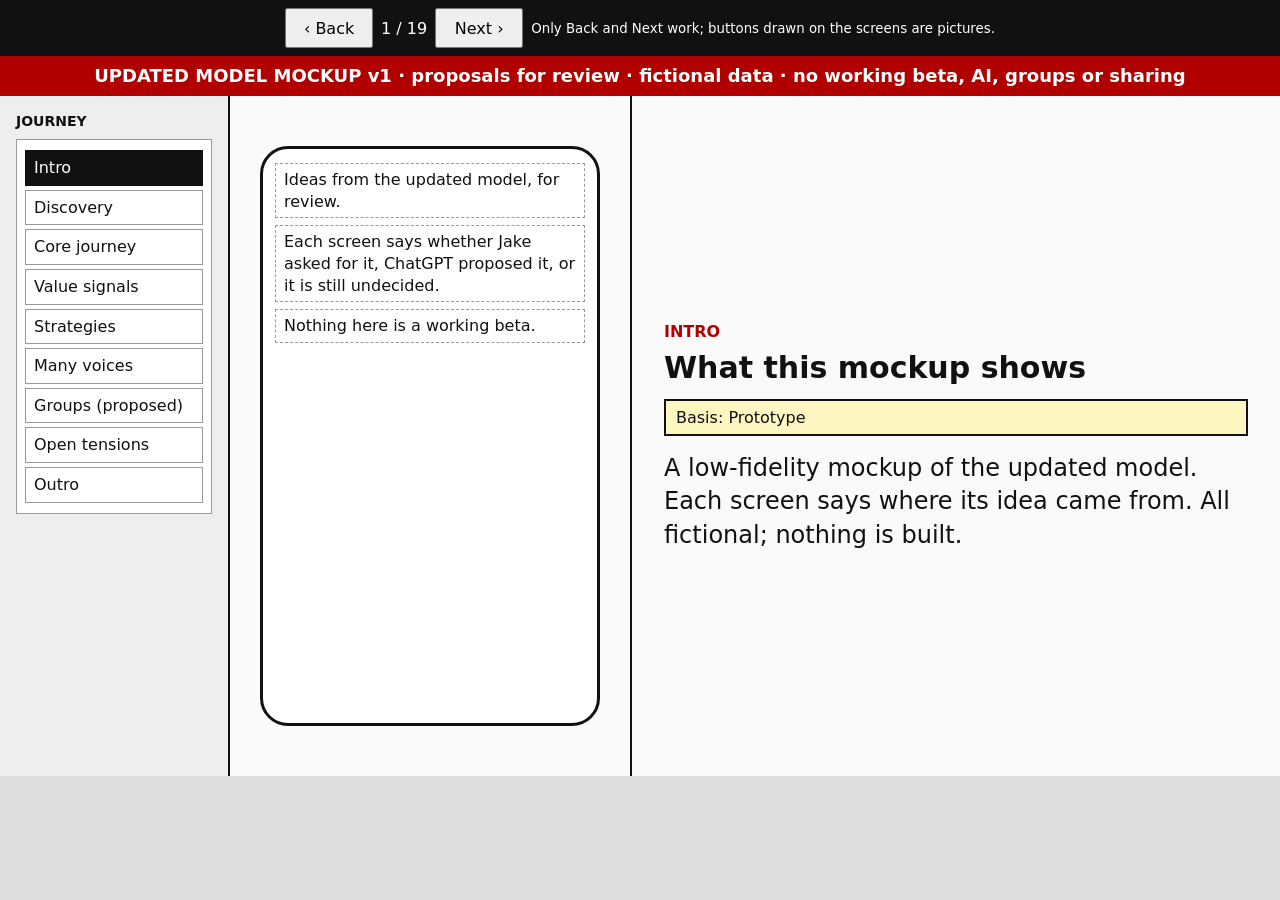
<file: workspace/04_Interactive_Mockups/_unpacked/reflecting-minds-updated-model-v1/index.html>
<!doctype html>
<html lang="en">
<head>
<meta charset="utf-8">
<meta name="viewport" content="width=device-width, initial-scale=1">
<title>Updated model mockup v1 – tap through</title>
<style>
body { margin: 0; font: 16px system-ui, sans-serif; background: #ddd; }
.bar { display: flex; gap: 8px; align-items: center; justify-content: center; padding: 8px; background: #111; color: #fff; }
.bar button { font: inherit; min-width: 88px; min-height: 40px; }
iframe { display: block; margin: 0 auto; width: 1280px; height: 720px; border: 0; background: #fff; max-width: 100%; }
</style>
</head>
<body>
<div class="bar"><button id="prev">‹ Back</button><span id="n"></span><button id="next">Next ›</button><small>Only Back and Next work; buttons drawn on the screens are pictures.</small></div>
<iframe id="f" src="frames.html" title="Mockup screen"></iframe>
<script>
// Tap-through viewer over the same frames the video uses. Needs a local server so fetch can read storyboard.json.
let i = 0, frames = [];
const f = document.getElementById('f');
const show = () => { f.contentWindow.render(frames, i); document.getElementById('n').textContent = `${i + 1} / ${frames.length}`; };
document.getElementById('prev').onclick = () => { if (i > 0) { i--; show(); } };
document.getElementById('next').onclick = () => { if (i < frames.length - 1) { i++; show(); } };
document.addEventListener('keydown', e => { if (e.key === 'ArrowLeft') document.getElementById('prev').click(); if (e.key === 'ArrowRight') document.getElementById('next').click(); });
f.onload = () => fetch('storyboard.json').then(r => r.json()).then(d => { frames = d; show(); });
</script>
</body>
</html>
</file>
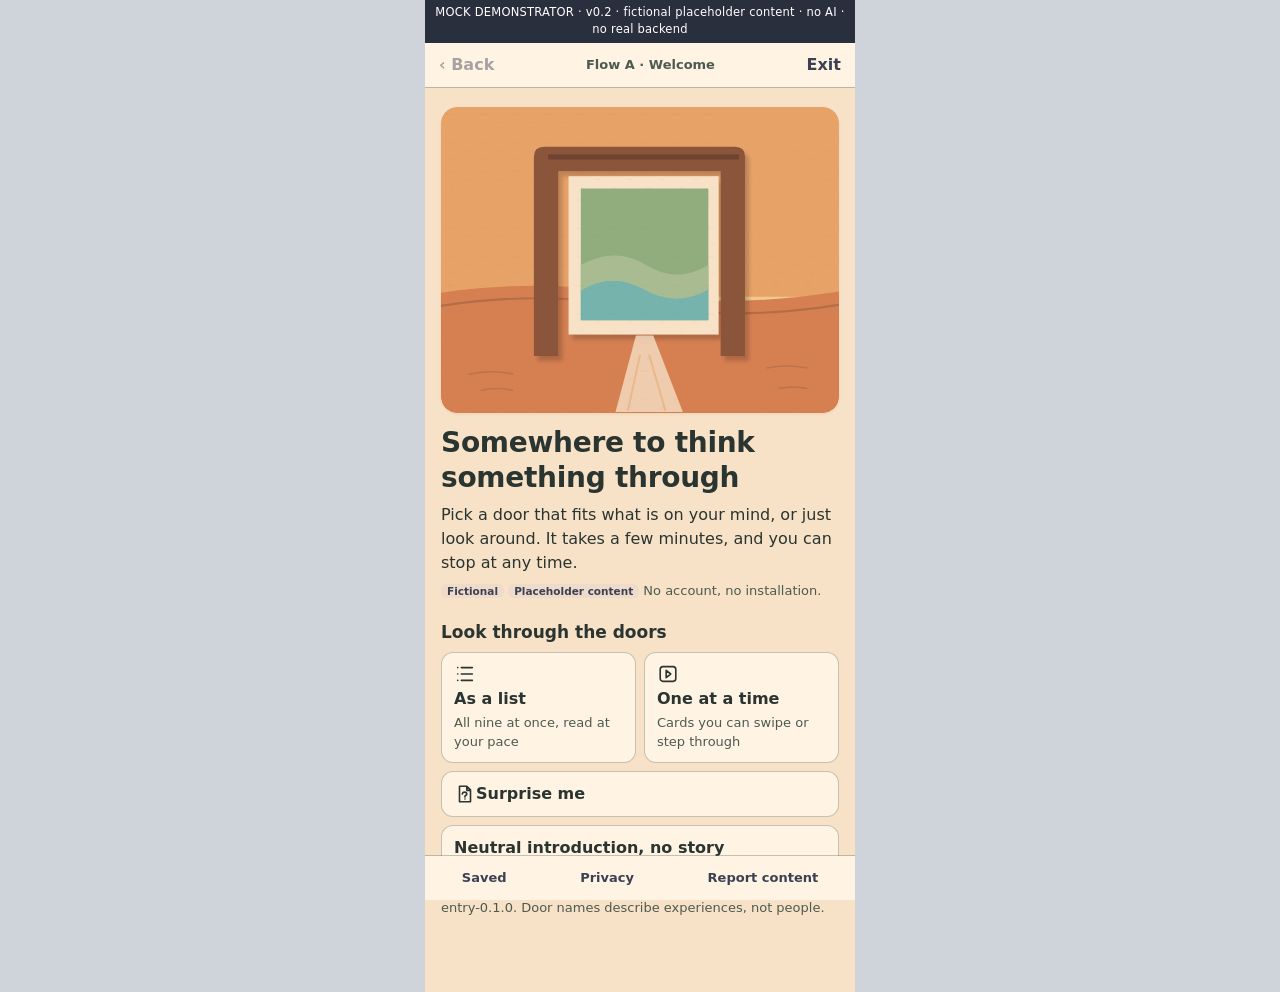
<file: workspace/04_Interactive_Mockups/_unpacked/reflecting-minds-entry-flow-34326f8/app/index.html>
<!doctype html>
<html lang="en">
<head>
<meta charset="utf-8">
<meta name="viewport" content="width=device-width, initial-scale=1">
<title>Reflecting Minds – entry-flow mockup</title>
<link rel="stylesheet" href="assets/rma/tokens/entry-room/v0.1.0/tokens.css">
<link rel="stylesheet" href="style.css">
</head>
<body>
<div class="phone">
  <div class="sticky">
  <div class="mock-banner" role="note">MOCK DEMONSTRATOR · v0.2 · fictional placeholder content · no AI · no real backend</div>
  <header class="topbar">
    <button id="back" class="link" aria-label="Back">‹ Back</button>
    <span id="where" class="where"></span>
    <button id="exit" class="link" aria-label="Exit">Exit</button>
  </header>
  </div>
  <nav id="progress" class="progress" aria-label="Stage"></nav>
  <main id="screen" tabindex="-1"></main>
  <footer class="footer">
    <button class="link" data-go="saved">Saved</button>
    <button class="link" data-go="privacyInfo">Privacy</button>
    <button class="link" data-go="report">Report content</button>
  </footer>
</div>
<div id="sheet" class="sheet" hidden></div>
<script src="content.js"></script>
<script src="assets/sprite.js"></script>
<script src="assets/plates.js"></script>
<script src="art.js"></script>
<script src="app.js"></script>
</body>
</html>
</file>
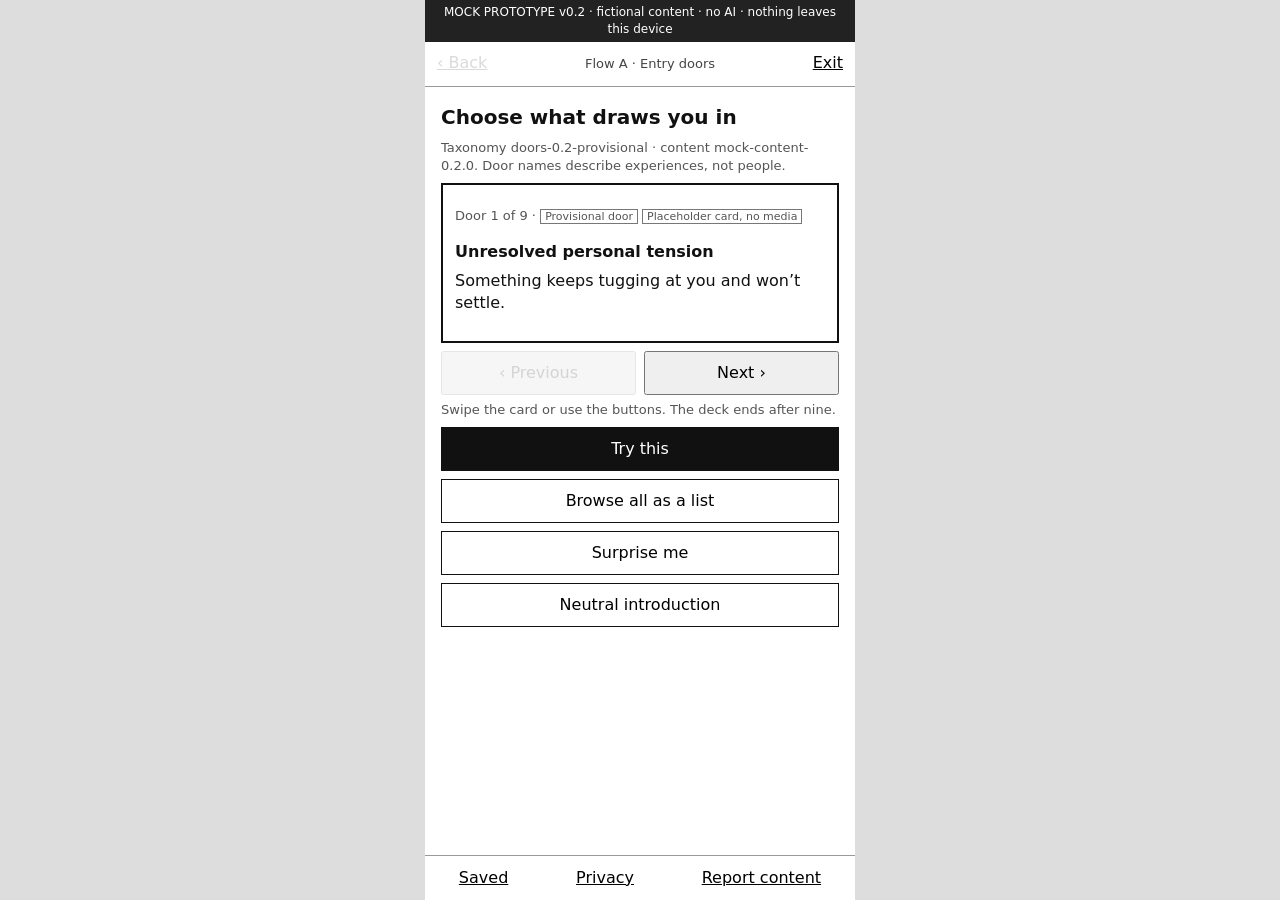
<file: workspace/04_Interactive_Mockups/_unpacked/reflecting-minds-v02-viewer/app/index.html>
<!doctype html>
<html lang="en">
<head>
<meta charset="utf-8">
<meta name="viewport" content="width=device-width, initial-scale=1">
<title>Reflecting Minds v0.2 – wireframe mockup</title>
<link rel="stylesheet" href="style.css">
</head>
<body>
<div class="phone">
  <div class="sticky">
  <div class="mock-banner" role="note">MOCK PROTOTYPE v0.2 · fictional content · no AI · nothing leaves this device</div>
  <header class="topbar">
    <button id="back" class="link" aria-label="Back">‹ Back</button>
    <span id="where" class="where"></span>
    <button id="exit" class="link" aria-label="Exit">Exit</button>
  </header>
  </div>
  <nav id="progress" class="progress" aria-label="Stages: open any"></nav>
  <main id="screen" tabindex="-1"></main>
  <footer class="footer">
    <button class="link" data-go="saved">Saved</button>
    <button class="link" data-go="privacyInfo">Privacy</button>
    <button class="link" data-go="report">Report content</button>
  </footer>
</div>
<div id="sheet" class="sheet" hidden></div>
<script src="content.js"></script>
<script src="app.js"></script>
</body>
</html>
</file>
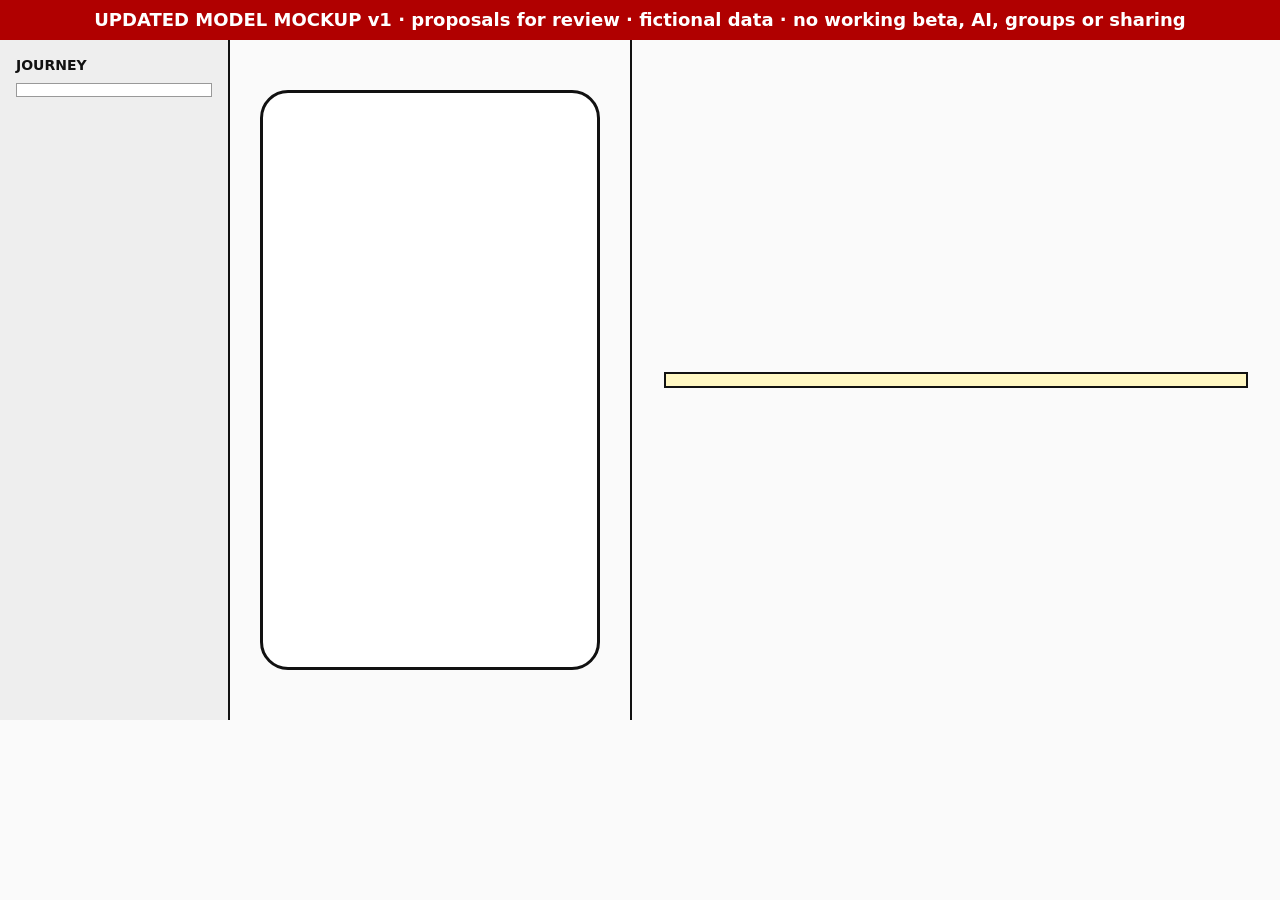
<file: workspace/04_Interactive_Mockups/_unpacked/reflecting-minds-updated-model-v1/frames.html>
<!doctype html>
<html lang="en">
<head>
<meta charset="utf-8">
<title>Updated model mockup v1 – frame</title>
<style>
* { box-sizing: border-box; }
body { margin: 0; width: 1280px; height: 720px; font: 20px/1.35 system-ui, sans-serif; background: #fafafa; color: #111; overflow: hidden; display: flex; flex-direction: column; }
.label { background: #b00000; color: #fff; font-weight: bold; text-align: center; padding: 8px; font-size: 18px; }
.wrap { flex: 1; display: grid; grid-template-columns: 230px 400px 1fr; min-height: 0; }
.side { border-right: 2px solid #111; padding: 16px; background: #eee; font-size: 16px; }
.side h2 { font-size: 14px; text-transform: uppercase; margin: 0 0 8px; }
.side div { padding: 6px 8px; margin: 4px 0; border: 1px solid #999; background: #fff; }
.side .now { background: #111; color: #fff; border-color: #111; }
.side .done { background: #ccc; }
.stage { display: flex; align-items: center; justify-content: center; padding: 14px; }
.phone { width: 340px; height: 580px; border: 3px solid #111; border-radius: 28px; background: #fff; padding: 14px 12px; display: flex; flex-direction: column; }
.phone .head { font-size: 13px; font-weight: bold; border-bottom: 1px solid #999; padding: 2px 4px 6px; margin-bottom: 8px; color: #444; }
.phone .head:empty { display: none; }
.rows { flex: 1; font-size: 16px; overflow: hidden; }
.rows p { margin: 0 0 7px; padding: 5px 8px; border: 1px dashed #999; }
.btns { display: flex; flex-direction: column; gap: 6px; }
.btns span { border: 2px solid #111; text-align: center; padding: 6px; font-size: 15px; }
.btns span:first-child { background: #111; color: #fff; }
.cap { padding: 28px 32px; display: flex; flex-direction: column; justify-content: center; border-left: 2px solid #111; }
.cap .part { font-size: 16px; text-transform: uppercase; color: #b00000; font-weight: bold; }
.cap h1 { font-size: 30px; margin: 6px 0 10px; }
.cap .basis { font-size: 16px; border: 2px solid #111; padding: 6px 10px; margin-bottom: 16px; background: #fff7c2; }
.cap p { font-size: 24px; line-height: 1.38; margin: 0; }
</style>
</head>
<body>
<div class="label">UPDATED MODEL MOCKUP v1 · proposals for review · fictional data · no working beta, AI, groups or sharing</div>
<div class="wrap">
  <div class="side"><h2>Journey</h2><div id="parts"></div></div>
  <div class="stage"><div class="phone"><div class="head" id="head"></div><div class="rows" id="rows"></div><div class="btns" id="btns"></div></div></div>
  <div class="cap"><div class="part" id="part"></div><h1 id="title"></h1><div class="basis" id="basis"></div><p id="caption"></p></div>
</div>
<script>
// Frame renderer only: build.js calls render(frames, i) and screenshots one image per storyboard frame.
const PARTS = ['Intro', 'Discovery', 'Core journey', 'Value signals', 'Strategies', 'Many voices', 'Groups (proposed)', 'Open tensions', 'Outro'];
const esc = s => s.replace(/[&<>]/g, c => ({ '&': '&amp;', '<': '&lt;', '>': '&gt;' })[c]);
function render(frames, i) {
  const f = frames[i];
  const last = p => Math.max(...frames.map((x, k) => x.part === p ? k : -1));
  document.getElementById('parts').innerHTML = PARTS.map(p =>
    `<div class="${p === f.part ? 'now' : last(p) < i ? 'done' : ''}">${esc(p)}</div>`).join('');
  document.getElementById('head').textContent = f.screen.head;
  document.getElementById('rows').innerHTML = f.screen.rows.map(r => `<p>${esc(r)}</p>`).join('');
  document.getElementById('btns').innerHTML = f.screen.buttons.map(b => `<span>${esc(b)}</span>`).join('');
  document.getElementById('part').textContent = f.part;
  document.getElementById('title').textContent = f.title;
  document.getElementById('basis').textContent = 'Basis: ' + f.basis;
  document.getElementById('caption').textContent = f.caption;
}
</script>
</body>
</html>
</file>
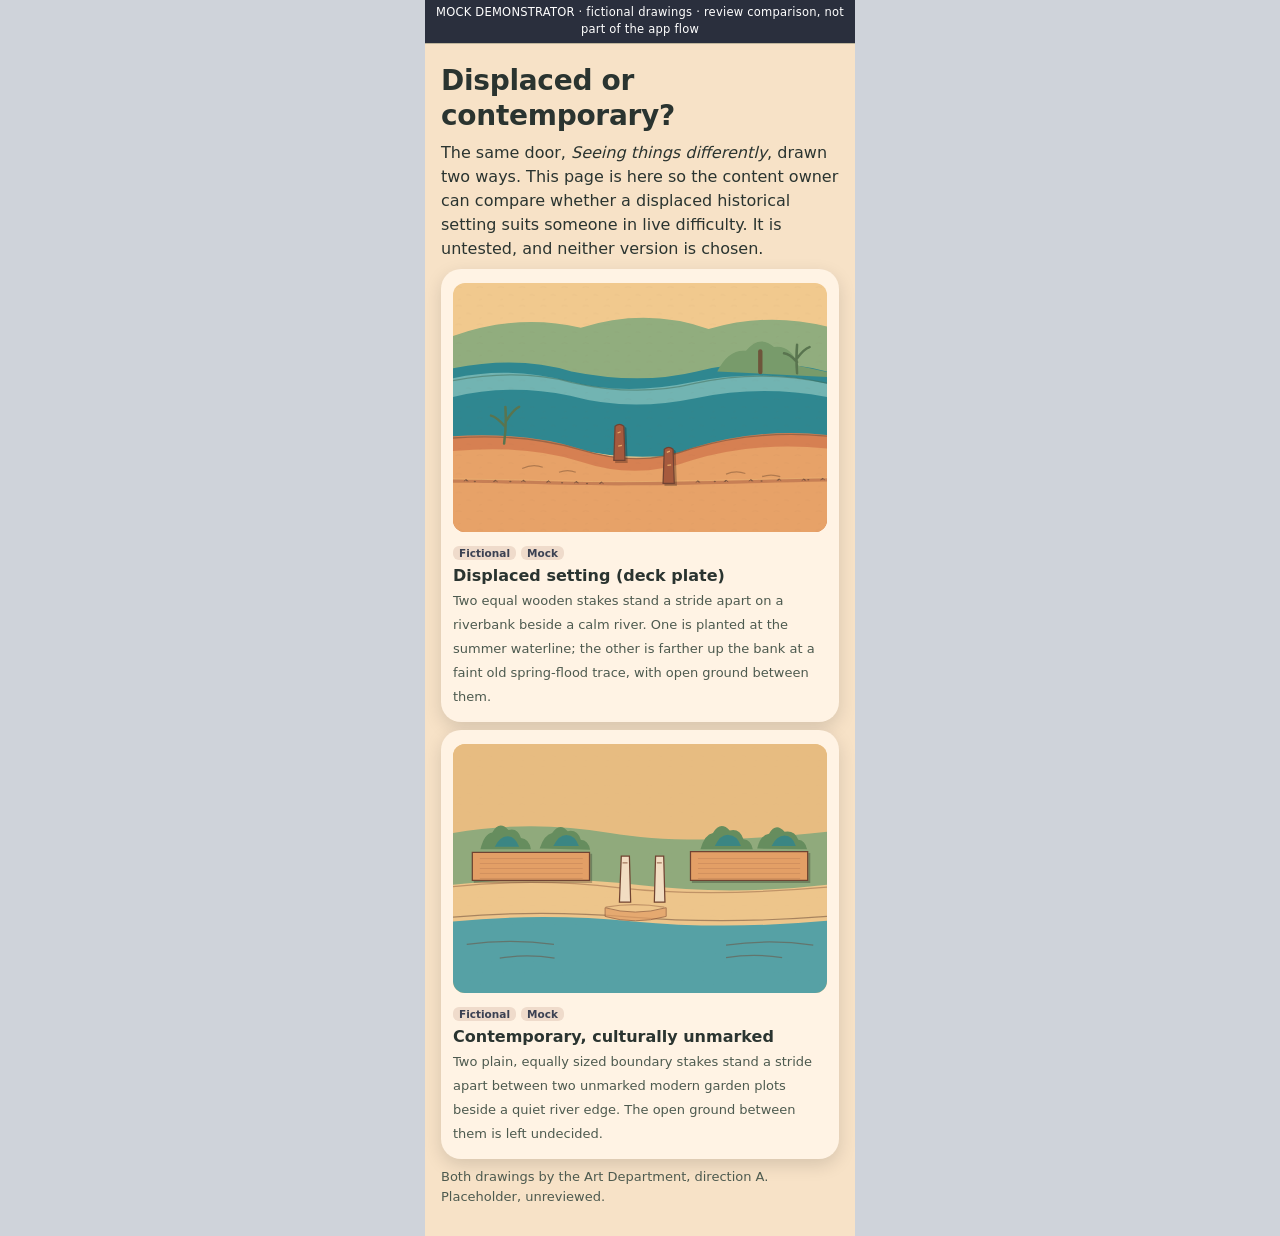
<file: workspace/04_Interactive_Mockups/_unpacked/reflecting-minds-entry-flow-34326f8/app/plate-comparison.html>
<!doctype html>
<html lang="en">
<head>
<meta charset="utf-8">
<meta name="viewport" content="width=device-width, initial-scale=1">
<title>Reflecting Minds – plate comparison (review only)</title>
<link rel="stylesheet" href="assets/rma/tokens/entry-room/v0.1.0/tokens.css">
<link rel="stylesheet" href="style.css">
</head>
<body data-rma-space="entry">
<div class="phone">
  <div class="sticky"><div class="mock-banner" role="note">MOCK DEMONSTRATOR · fictional drawings · review comparison, not part of the app flow</div></div>
  <main id="screen" data-screen="plate-comparison">
    <h1>Displaced or contemporary?</h1>
    <p>The same door, <i>Seeing things differently</i>, drawn two ways. This page is here so the content owner can compare whether a displaced historical setting suits someone in live difficulty. It is untested, and neither version is chosen.</p>
    <div id="pair"></div>
    <p class="muted">Both drawings by the Art Department, direction A. Placeholder, unreviewed.</p>
  </main>
</div>
<script src="content.js"></script>
<script src="assets/plates.js"></script>
<script>
  const esc = v => String(v).replace(/[&<>"']/g, c => ({ '&': '&amp;', '<': '&lt;', '>': '&gt;', '"': '&quot;', "'": '&#39;' })[c]);
  const fig = (label, p) => `<figure class="card"><img class="plate" src="${p.src}" alt="${esc(p.alt)} Fictional drawing."><figcaption><span class="tag">Fictional</span> <span class="tag">Mock</span><br><b>${label}</b><br><span class="muted">${esc(p.alt)}</span></figcaption></figure>`;
  document.getElementById('pair').innerHTML = fig('Displaced setting (deck plate)', RMA_PLATES['seeing-differently']) + fig('Contemporary, culturally unmarked', RMA_ART['contemporary-riverbank']);
</script>
</body>
</html>
</file>
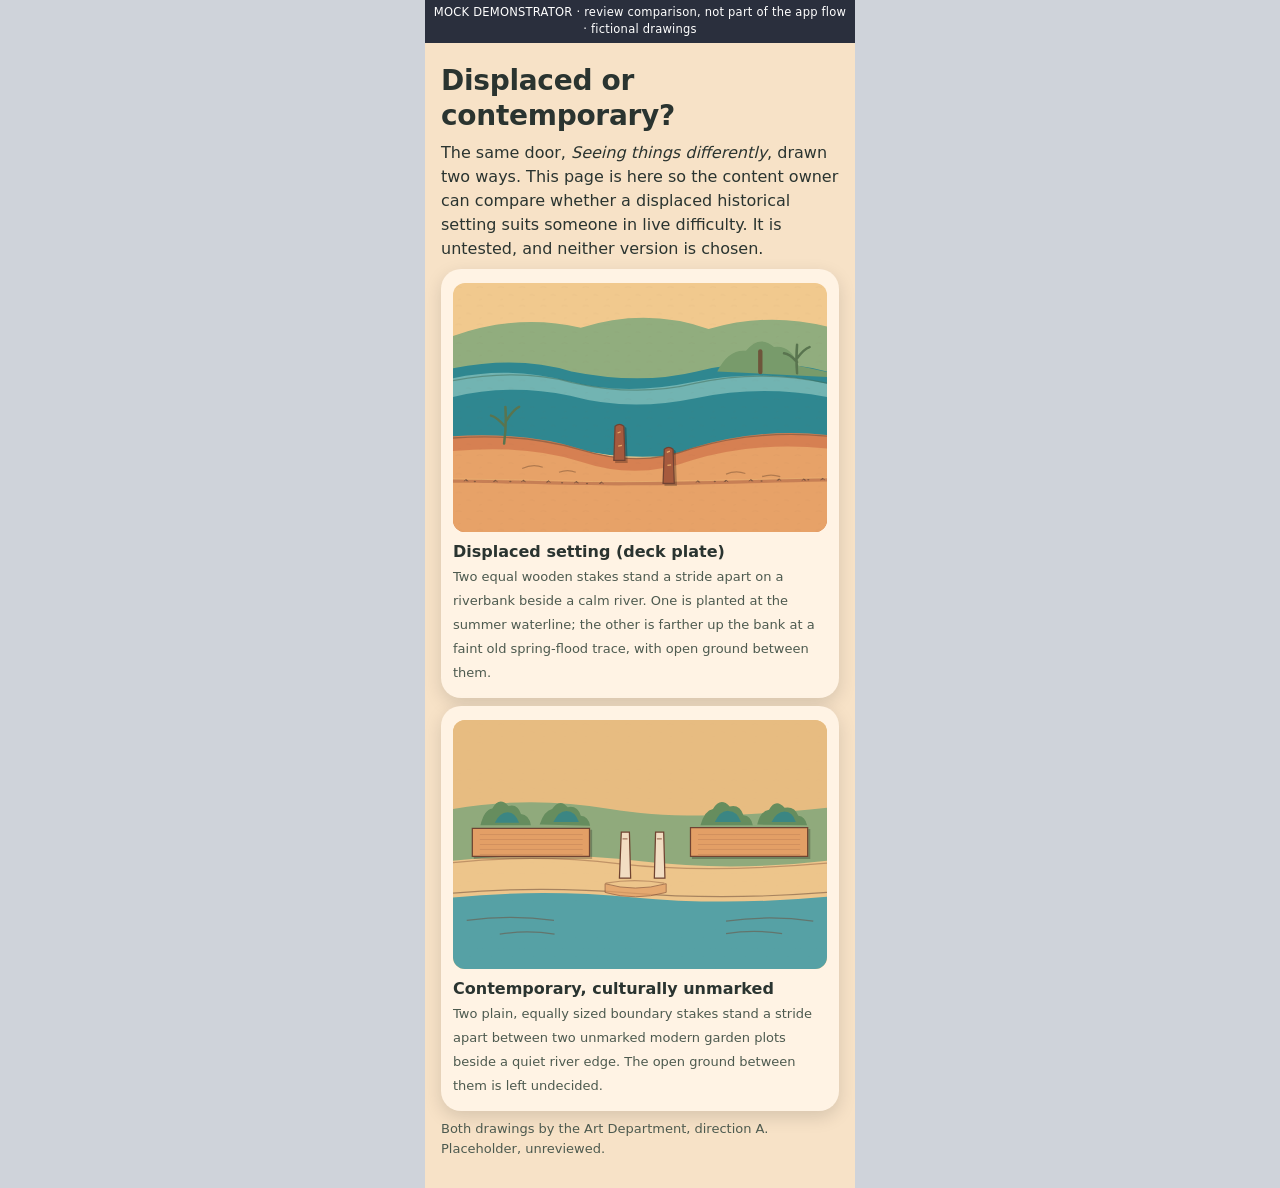
<file: workspace/04_Interactive_Mockups/_unpacked/reflecting-minds-entry-flow-34326f8/docs/qa/final/viewer/app/plate-comparison.html>
<!doctype html>
<html lang="en">
<head>
<meta charset="utf-8">
<meta name="viewport" content="width=device-width, initial-scale=1">
<title>Reflecting Minds – plate comparison (review only)</title>
<link rel="stylesheet" href="assets/rma/tokens/entry-room/v0.1.0/tokens.css">
<link rel="stylesheet" href="style.css">
</head>
<body data-rma-space="entry">
<div class="phone">
  <div class="mock-banner" role="note">MOCK DEMONSTRATOR · review comparison, not part of the app flow · fictional drawings</div>
  <main id="screen" data-screen="plate-comparison">
    <h1>Displaced or contemporary?</h1>
    <p>The same door, <i>Seeing things differently</i>, drawn two ways. This page is here so the content owner can compare whether a displaced historical setting suits someone in live difficulty. It is untested, and neither version is chosen.</p>
    <div id="pair"></div>
    <p class="muted">Both drawings by the Art Department, direction A. Placeholder, unreviewed.</p>
  </main>
</div>
<script src="content.js"></script>
<script src="assets/plates.js"></script>
<script>
  const esc = v => String(v).replace(/[&<>"']/g, c => ({ '&': '&amp;', '<': '&lt;', '>': '&gt;', '"': '&quot;', "'": '&#39;' })[c]);
  const fig = (label, p) => `<figure class="card"><img class="plate" src="${p.src}" alt="${esc(p.alt)} Fictional drawing."><figcaption><b>${label}</b><br><span class="muted">${esc(p.alt)}</span></figcaption></figure>`;
  document.getElementById('pair').innerHTML = fig('Displaced setting (deck plate)', RMA_PLATES['seeing-differently']) + fig('Contemporary, culturally unmarked', RMA_ART['contemporary-riverbank']);
</script>
</body>
</html>
</file>
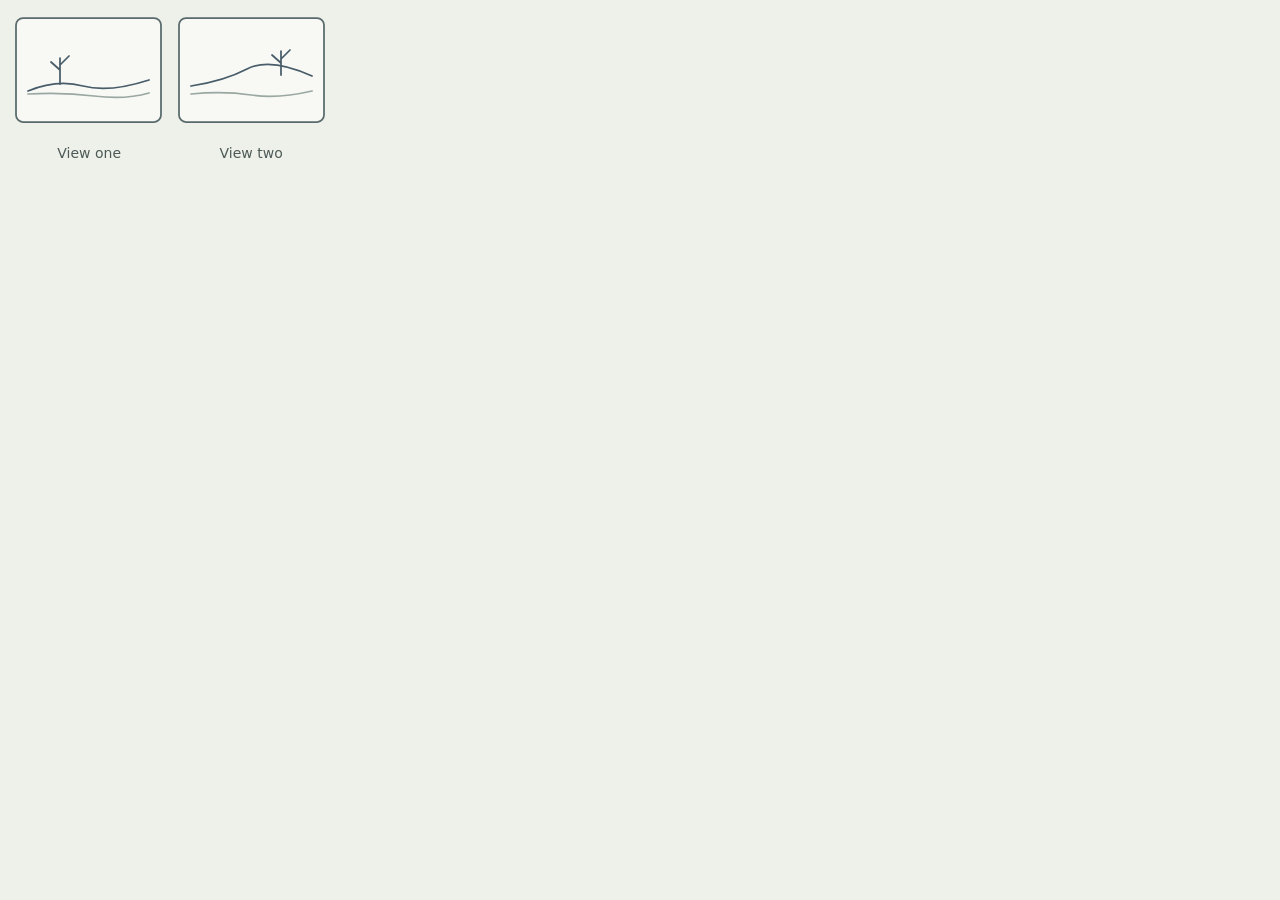
<file: workspace/04_Interactive_Mockups/_unpacked/reflecting-minds-entry-flow-34326f8/app/assets/rma/diagrams/compare-views/v0.1.0/labels.html>
<!doctype html>
<html lang="en">
<meta charset="utf-8">
<meta name="viewport" content="width=device-width, initial-scale=1">
<title>Compare views — diagram labels</title>
<style>body{margin:0;color:#2C3533;background:#EEF0EA;font:14px/1.4 system-ui,sans-serif}figure{margin:0;width:min(340px,100%)}img{display:block;width:100%;height:auto}figcaption{display:flex;justify-content:space-around;padding:4px 8px;color:#4D5A57}</style>
<figure><img src="compare-views.svg" width="340" height="140" alt="Two equal frames show the same hill and tree from different angles."><figcaption><span>View one</span><span>View two</span></figcaption></figure>
</html>
</file>
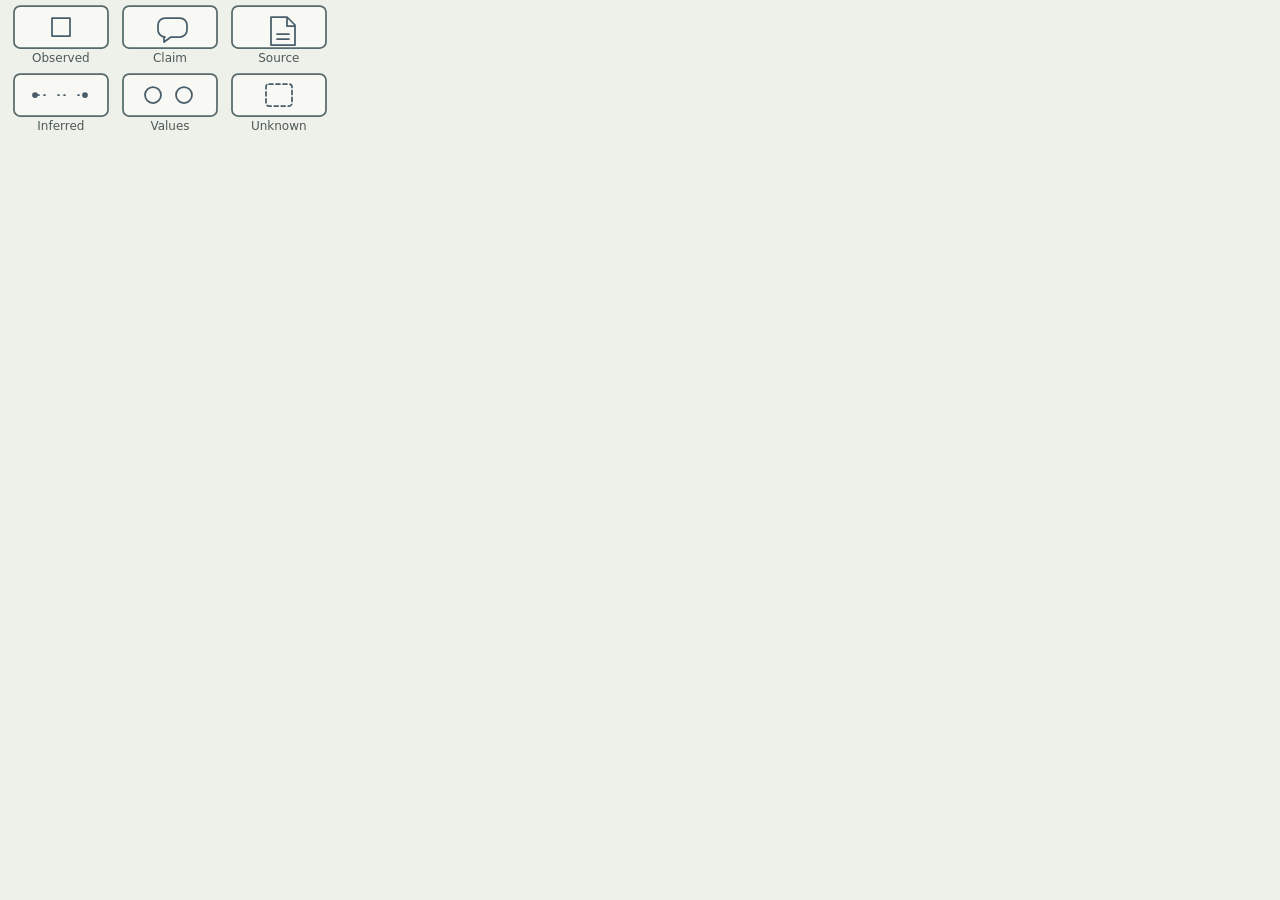
<file: workspace/04_Interactive_Mockups/_unpacked/reflecting-minds-entry-flow-34326f8/app/assets/rma/diagrams/discern-sort/v0.1.1/labels.html>
<!doctype html>
<html lang="en">
<meta charset="utf-8">
<meta name="viewport" content="width=device-width, initial-scale=1">
<title>Discernment categories — diagram labels</title>
<style>body{margin:0;color:#2C3533;background:#EEF0EA;font:12px/1.2 system-ui,sans-serif}figure{margin:0;width:min(340px,100%);position:relative}img{display:block;width:100%;height:auto}.label{position:absolute;width:27.6%;text-align:center;color:#4D5A57}.l1{left:4.1%;top:36.5%}.l2{left:36.2%;top:36.5%}.l3{left:68.2%;top:36.5%}.l4{left:4.1%;top:85%}.l5{left:36.2%;top:85%}.l6{left:68.2%;top:85%}</style>
<figure><img src="discern-sort.svg" width="340" height="140" alt="Six equal frames contain neutral category glyphs."><span class="label l1">Observed</span><span class="label l2">Claim</span><span class="label l3">Source</span><span class="label l4">Inferred</span><span class="label l5">Values</span><span class="label l6">Unknown</span></figure>
</html>
</file>
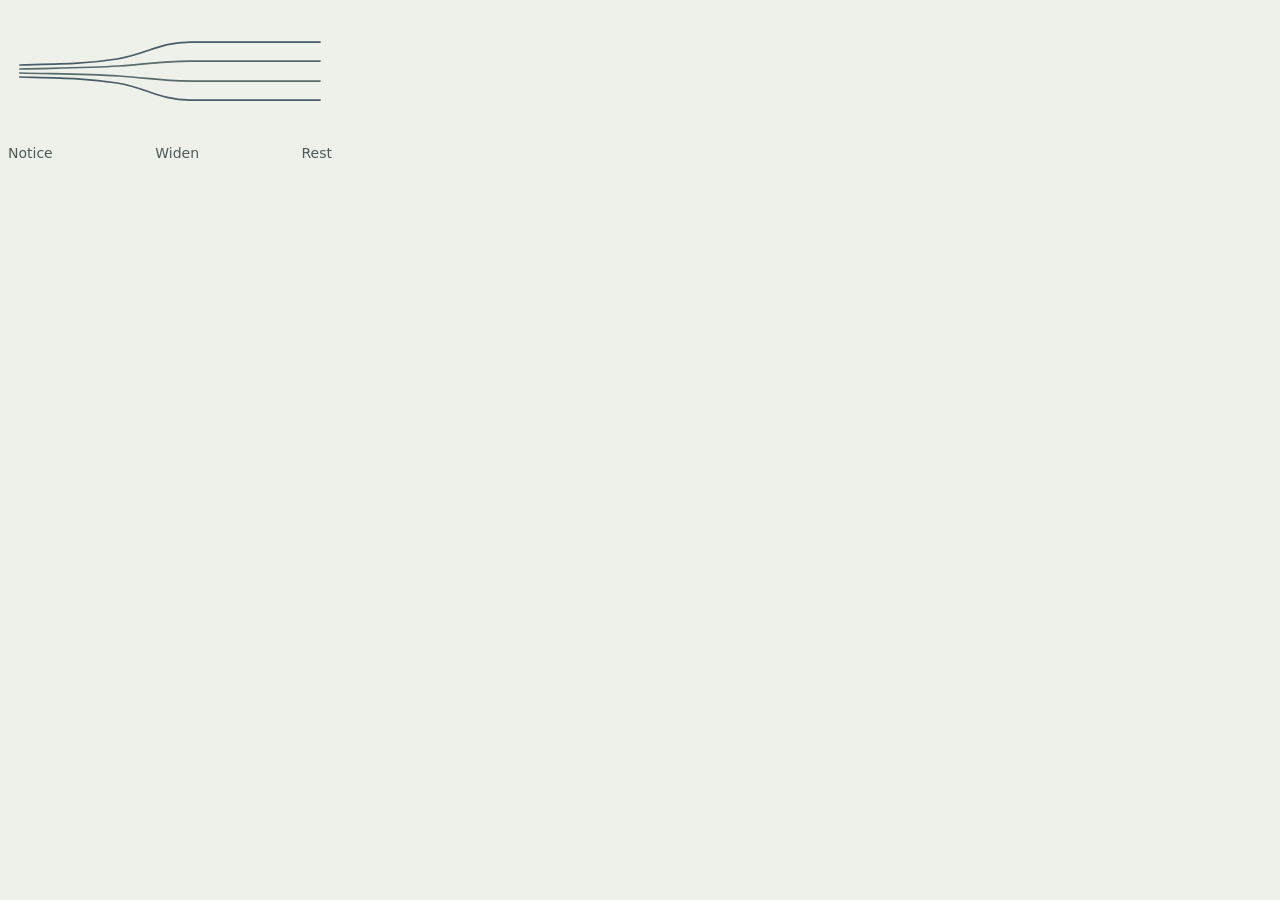
<file: workspace/04_Interactive_Mockups/_unpacked/reflecting-minds-entry-flow-34326f8/app/assets/rma/diagrams/notice-widening/v0.1.0/labels.html>
<!doctype html>
<html lang="en">
<meta charset="utf-8">
<meta name="viewport" content="width=device-width, initial-scale=1">
<title>Notice and widen — diagram labels</title>
<style>body{margin:0;color:#2C3533;background:#EEF0EA;font:14px/1.4 system-ui,sans-serif}figure{margin:0;width:min(340px,100%)}img{display:block;width:100%;height:auto}figcaption{display:flex;justify-content:space-between;padding:4px 8px;color:#4D5A57}</style>
<figure><img src="notice-widening.svg" width="340" height="140" alt="Four quiet lines open into a wider space and settle level."><figcaption><span>Notice</span><span>Widen</span><span>Rest</span></figcaption></figure>
</html>
</file>
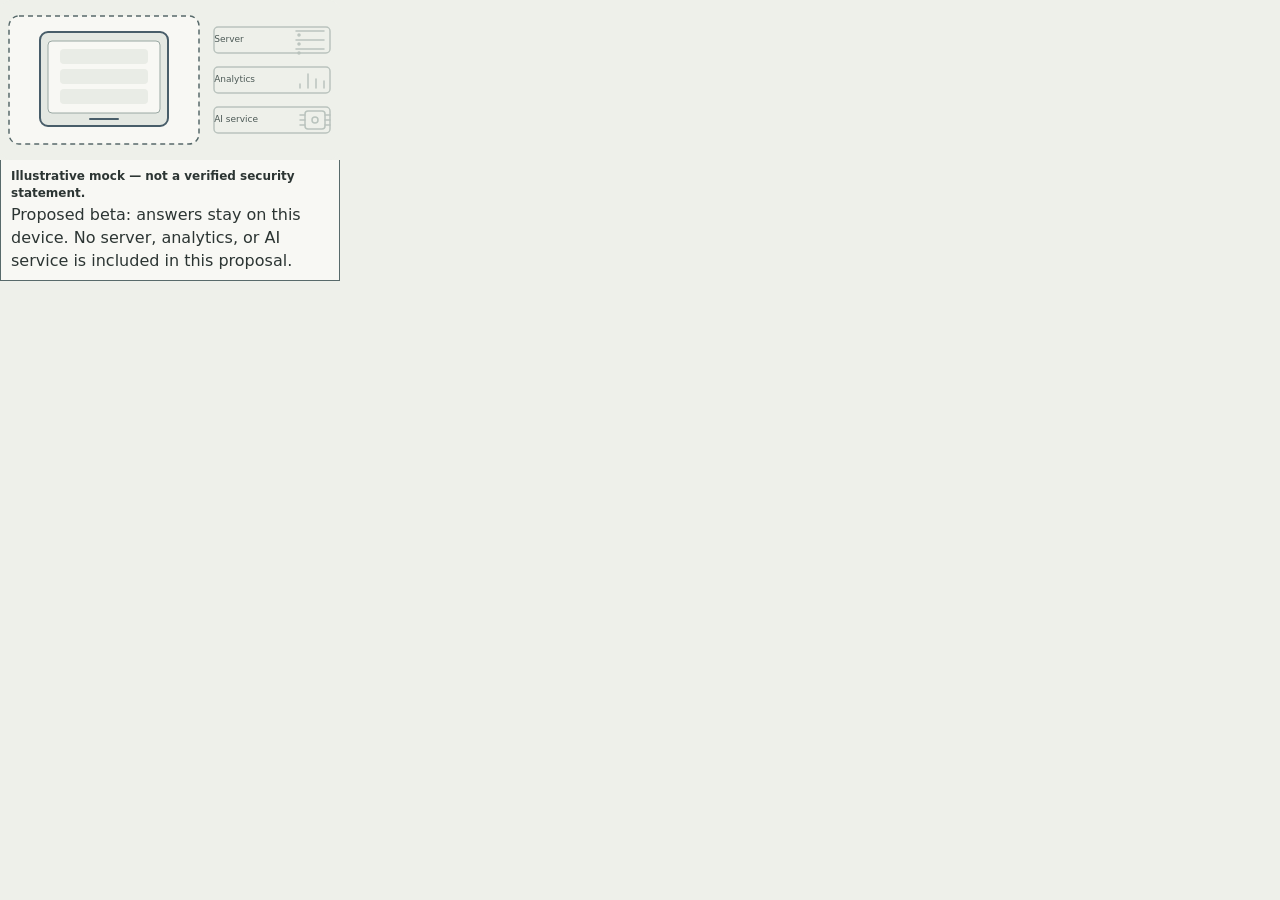
<file: workspace/04_Interactive_Mockups/_unpacked/reflecting-minds-entry-flow-34326f8/app/assets/rma/diagrams/privacy-boundary/v0.1.1/privacy-demo.html>
<!doctype html>
<html lang="en">
<meta charset="utf-8">
<meta name="viewport" content="width=device-width, initial-scale=1">
<title>Proposed privacy boundary — mock</title>
<style>
  body { margin: 0; color: #2C3533; background: #EEF0EA; font: 16px/1.45 system-ui, sans-serif; }
  figure { width: min(340px, 100%); margin: 0; }
  .diagram { position: relative; width: 100%; aspect-ratio: 17 / 8; }
  .diagram img { display: block; width: 100%; height: 100%; }
  .external-label { position: absolute; left: 63%; width: 21%; text-align: left; color: #4D5A57; font: 9px/1.1 system-ui, sans-serif; }
  .server { top: 22%; } .analytics { top: 47%; } .ai { top: 72%; }
  figcaption { padding: 8px 10px; color: #2C3533; background: #F8F8F4; border: 1px solid #586A6B; border-top: 0; }
  .mock-label { display: block; font-size: 12px; font-weight: 600; }
  .proposal-caption { display: block; }
</style>
<figure>
  <div class="diagram">
    <img src="privacy-boundary.svg" width="340" height="160" alt="Three answer cards are shown inside a proposed on-device boundary. Separate, unconnected placeholders sit outside it.">
    <span class="external-label server" aria-label="Server: not part of this proposal">Server</span>
    <span class="external-label analytics" aria-label="Analytics: not part of this proposal">Analytics</span>
    <span class="external-label ai" aria-label="AI service: not part of this proposal">AI service</span>
  </div>
  <figcaption><span class="mock-label">Illustrative mock — not a verified security statement.</span><span class="proposal-caption">Proposed beta: answers stay on this device. No server, analytics, or AI service is included in this proposal.</span></figcaption>
</figure>
</html>
</file>
<file: workspace/04_Interactive_Mockups/_unpacked/reflecting-minds-entry-flow-34326f8/app/assets/rma/tokens/entry-room/v0.1.0/tokens.css>
:root {
  --rma-font-sans: system-ui, -apple-system, BlinkMacSystemFont, "Segoe UI", sans-serif;
  --rma-font-weight-body: 400;
  --rma-font-weight-medium: 500;
  --rma-font-weight-strong: 600;
  --rma-type-caption: 12px;
  --rma-type-body: 16px;
  --rma-type-subheading: 20px;
  --rma-type-heading: 28px;
  --rma-space-1: 4px;
  --rma-space-2: 8px;
  --rma-space-3: 12px;
  --rma-space-4: 16px;
  --rma-space-6: 24px;
  --rma-space-8: 32px;
  --rma-space-12: 48px;
  --rma-radius-small: 4px;
  --rma-radius-control: 8px;
  --rma-radius-card: 12px;
}

:root,
[data-rma-space="entry"] {
  --rma-bg: #F7E2C7;
  --rma-surface: #FFF3E4;
  --rma-text: #2A3430;
  --rma-muted: #4D5A4F;
  --rma-accent: #8A472F;
  --rma-line: #53634F;
}

[data-rma-space="room"] {
  --rma-bg: #EEF0EA;
  --rma-surface: #F8F8F4;
  --rma-text: #2C3533;
  --rma-muted: #4D5A57;
  --rma-accent: #485D69;
  --rma-line: #586A6B;
}
</file>
<file: workspace/04_Interactive_Mockups/_unpacked/reflecting-minds-entry-flow-34326f8/app/style.css>
* { box-sizing: border-box; }
/* Aliases over the Art Department T1 tokens (assets/rma/tokens/entry-room/v0.1.0). Scoped to body so data-rma-space switches entry/room. */
body { --line: color-mix(in srgb, var(--rma-line) 35%, transparent); --focus: #1a66d6; --space: var(--rma-space-2); --radius: var(--rma-radius-card);
  --ink: var(--rma-text); --muted: var(--rma-muted); --bg: var(--rma-bg); --surface: var(--rma-surface); --accent: var(--rma-accent);
  --tint: color-mix(in srgb, var(--rma-accent) 14%, var(--rma-surface)); }
body { margin: 0; font: var(--rma-type-body)/1.5 var(--rma-font-sans); background: #cfd3da; color: var(--ink); }
.phone { max-width: 430px; min-height: 100vh; margin: 0 auto; background: var(--bg); display: flex; flex-direction: column; transition: background-color .4s; }
@media (prefers-reduced-motion: reduce) { .phone { transition: none; } }
.mock-banner { background: #2a2f3d; color: #fff; font-size: 11.5px; text-align: center; padding: 4px 8px; letter-spacing: .02em; }
.sticky { position: sticky; top: 0; z-index: 5; background: var(--surface); box-shadow: 0 1px 0 var(--line); }
.topbar { display: flex; justify-content: space-between; align-items: center; padding: 0 4px; }
.where { font-size: 13px; color: var(--muted); text-align: center; font-weight: 600; }
.progress { padding: 6px 12px; background: var(--surface); box-shadow: 0 1px 0 var(--line); }
.progress:empty { display: none; }
.stagemenu { width: 100%; text-align: left; border: 1.5px solid var(--line); border-radius: 12px; background: var(--surface); padding: 6px 12px; font-size: 14px; }
main { flex: 1; padding: calc(var(--space) * 1.5) calc(var(--space) * 2) calc(var(--space) * 3); outline: none; overflow-wrap: anywhere; }
h1 { font-size: var(--rma-type-heading); line-height: 1.25; margin: 8px 0; display: flex; align-items: center; gap: 8px; letter-spacing: -.01em; }
h2 { font-size: 17px; margin: 20px 0 6px; }
p { margin: 6px 0; }
.ico { width: 22px; height: 22px; fill: none; stroke: currentColor; stroke-width: 1.8; flex: none; vertical-align: middle; }
.ico.h { width: 30px; height: 30px; padding: 5px; border-radius: 50%; background: var(--tint); color: var(--accent); }

/* plates: 3:2, still frame first */
.plate { display: block; width: 100%; aspect-ratio: 3 / 2; border-radius: var(--radius); margin: 4px 0 8px; object-fit: cover; }
.placeholder { display: flex; flex-direction: column; align-items: center; justify-content: center; gap: 4px; padding: 12px; text-align: center;
  background: repeating-linear-gradient(135deg, var(--tint) 0 10px, var(--surface) 10px 20px); border: 1.5px dashed var(--line); color: var(--muted); font-size: 12.5px; font-weight: 600; }
.placeholder small { font-weight: 400; font-size: 11.5px; }
.card { background: var(--surface); border-radius: 20px; padding: 10px 12px 14px; margin: 8px 0; touch-action: pan-y; user-select: none; box-shadow: 0 6px 18px #0002; }
.card h2 { font-size: var(--rma-type-subheading); margin: 4px 0; color: var(--accent); }
.card img { -webkit-user-drag: none; } /* native image drag would cancel the swipe (QA r1) */
.card.settle .plate { animation: settle .5s ease-out; }
@keyframes settle { from { transform: translateY(6px) scale(.985); opacity: .6; } to { transform: none; opacity: 1; } }
@media (prefers-reduced-motion: reduce) { .card.settle .plate { animation: none; } }

.routes { display: grid; grid-template-columns: 1fr 1fr; gap: 8px; }
.routes .btn { margin: 0; display: flex; flex-direction: column; gap: 2px; min-height: 96px; }
.routes .btn span { font-weight: 400; font-size: 13px; color: var(--muted); }
.doorlist { list-style: none; padding: 0; margin: 0; }
.btn.thumb { display: flex; gap: 10px; align-items: center; padding: 6px; }
.btn.thumb .plate { width: 104px; flex: none; margin: 0; border-radius: 10px; }
.btn.thumb .placeholder span { font-size: 10px; } .btn.thumb .placeholder small { display: none; }
.btn.thumb > span { display: flex; flex-direction: column; gap: 1px; }
.btn.thumb i { font-weight: 400; font-size: 13.5px; }

.box { background: var(--surface); border-radius: var(--radius); padding: 10px 12px; margin: 10px 0; box-shadow: 0 1px 3px #0001; border-left: 4px solid var(--accent); }
.btn .muted { font-weight: normal; }
button[disabled] { opacity: .45; }
.tag { font-size: 10.5px; background: var(--tint); color: #3b4152; border-radius: 6px; padding: 1px 6px; font-weight: 600; white-space: nowrap; }
label { display: block; font-size: 14px; margin-top: 12px; font-weight: 600; }
label .muted { font-weight: normal; }
textarea, input[type=text], select { width: 100%; font: inherit; padding: 8px 10px; border: 1.5px solid var(--line); border-radius: 12px; background: var(--surface); margin-top: 4px; }
textarea:focus { border-color: var(--accent); outline: none; }
textarea { min-height: 60px; }
button { font: inherit; min-height: 44px; min-width: 44px; cursor: pointer; color: inherit; }
.btn { display: block; width: 100%; margin: 8px 0; padding: 10px 12px; background: var(--surface); border: 1.5px solid var(--line); border-radius: var(--radius); text-align: left; font-weight: 600; }
.btn.primary { background: var(--accent); border-color: var(--accent); color: #fff; text-align: center; }
.link { background: none; border: none; padding: 0 10px; font-weight: 600; color: #3b4152; display: inline-flex; align-items: center; gap: 4px; }
.chips { display: flex; flex-wrap: wrap; gap: 6px; margin: 8px 0; }
.chips button { min-height: 38px; border: 1.5px solid var(--line); background: var(--surface); padding: 2px 12px; border-radius: 19px; display: inline-flex; align-items: center; gap: 4px; }
.chips button[aria-pressed=true] { background: var(--accent); border-color: var(--accent); color: #fff; }
.row { display: flex; gap: 8px; }
.row > * { flex: 1; }
.row button { border: 1.5px solid var(--line); background: var(--surface); border-radius: 12px; }
.linkin { display: flex; align-items: center; gap: 6px; flex-wrap: wrap; font-size: 13px; background: #fff3c4; border-radius: 10px; padding: 6px 10px; margin: 4px 0 8px; }
.footer { display: flex; justify-content: space-around; position: sticky; bottom: 0; background: var(--surface); box-shadow: 0 -1px 0 var(--line); }
.footer .link { font-size: 13px; padding: 4px 8px; }
.sheet { position: fixed; inset: 0; background: rgba(20,24,34,.55); display: flex; align-items: flex-end; justify-content: center; }
.sheet > div { background: var(--surface); width: 100%; max-width: 430px; max-height: 85vh; overflow: auto; padding: 18px 16px; border-radius: 20px 20px 0 0; }
.sheet [aria-current] { border-color: var(--accent); }
pre { white-space: pre-wrap; font-size: 12px; background: var(--surface); border: 1px solid var(--line); border-radius: 10px; padding: 8px; }
.muted { color: var(--muted); font-size: 13px; }
:focus-visible { outline: 3px solid var(--focus); outline-offset: 2px; }
.sheet[hidden] { display: none; }

.diagram { margin: 8px 0 12px; padding: 12px; background: var(--surface); border-radius: 16px; box-shadow: 0 1px 3px #0001; }
.diagram img { display: block; width: 100%; height: auto; }
.diagram.placeholder { min-height: 110px; }
.diagram figcaption { font-size: 13px; color: var(--muted); text-align: center; margin-top: 8px; font-weight: 600; }
.diagram figcaption:empty { display: none; }
.diagram .mock-label { display: block; font-size: 12px; }
.diagram:has(img[src*=arrival]) { padding: 0; overflow: hidden; } .diagram:has(img[src*=arrival]) img { border-radius: 16px; }
.privacy .pb { position: relative; aspect-ratio: 17 / 8; }
.privacy .pb img { width: 100%; height: 100%; }
.pb-label { position: absolute; left: 63%; width: 30%; color: var(--muted); font: 12px/1.1 var(--rma-font-sans); } /* Art asks >=12px (demo uses 9px) */
.pb-label.server { top: 20%; } .pb-label.analytics { top: 45%; } .pb-label.ai { top: 70%; }
.dg { position: relative; } .dg .dl { position: absolute; text-align: center; color: var(--muted); font-size: 12px; line-height: 1.2; }
.drow { display: flex; justify-content: space-around; padding: 4px 8px 0; color: var(--muted); font-size: 12px; }
</file>
<file: workspace/04_Interactive_Mockups/_unpacked/reflecting-minds-v02-viewer/app/style.css>
* { box-sizing: border-box; }
body { margin: 0; font: 16px/1.4 system-ui, sans-serif; background: #ddd; color: #111; }
.phone { max-width: 430px; min-height: 100vh; margin: 0 auto; background: #fff; display: flex; flex-direction: column; }
.mock-banner { background: #222; color: #fff; font-size: 12px; text-align: center; padding: 4px 8px; }
.sticky { position: sticky; top: 0; z-index: 5; background: #fff; }
.topbar { display: flex; justify-content: space-between; align-items: center; border-bottom: 1px solid #999; padding: 0 4px; }
.where { font-size: 13px; color: #444; text-align: center; }
.progress { display: flex; gap: 2px; padding: 4px; }
.progress:empty { display: none; }
.progress button { flex: 1; font-size: 10px; min-height: 32px; min-width: 0; text-align: center; border: 1px solid #999; background: #fff; padding: 2px 0; overflow: hidden; }
.progress .now { background: #111; color: #fff; }
main { flex: 1; padding: 12px 16px 24px; outline: none; overflow-wrap: anywhere; }
h1 { font-size: 20px; margin: 4px 0 8px; }
h2 { font-size: 16px; margin: 16px 0 4px; }
p { margin: 6px 0; }
.box { border: 1px dashed #777; padding: 8px; margin: 8px 0; }
.card { border: 2px solid #111; padding: 16px 12px; margin: 8px 0; min-height: 160px; touch-action: pan-y; user-select: none; }
.btn .muted { font-weight: normal; }
button[disabled] { opacity: .5; }
.tag { font-size: 11px; border: 1px solid #777; padding: 0 4px; }
label { display: block; font-size: 14px; margin-top: 10px; }
textarea, input[type=text], select { width: 100%; font: inherit; padding: 6px; border: 1px solid #555; }
textarea { min-height: 56px; }
button { font: inherit; min-height: 44px; min-width: 44px; cursor: pointer; }
.btn { display: block; width: 100%; margin: 8px 0; padding: 8px; background: #fff; border: 1px solid #111; }
.btn.primary { background: #111; color: #fff; }
.link { background: none; border: none; text-decoration: underline; padding: 0 8px; }
.chips { display: flex; flex-wrap: wrap; gap: 6px; margin: 6px 0; }
.chips button { min-height: 36px; border: 1px solid #555; background: #fff; padding: 2px 10px; border-radius: 16px; }
.chips button[aria-pressed=true] { background: #111; color: #fff; }
.row { display: flex; gap: 8px; }
.row > * { flex: 1; }
.footer { display: flex; justify-content: space-around; border-top: 1px solid #999; position: sticky; bottom: 0; background: #fff; }
.sheet { position: fixed; inset: 0; background: rgba(0,0,0,.5); display: flex; align-items: flex-end; justify-content: center; }
.sheet > div { background: #fff; width: 100%; max-width: 430px; max-height: 85vh; overflow: auto; padding: 16px; }
pre { white-space: pre-wrap; font-size: 12px; border: 1px solid #999; padding: 6px; }
.muted { color: #555; font-size: 13px; }
:focus-visible { outline: 3px solid #06c; }
.sheet[hidden] { display: none; }
</file>
<file: workspace/04_Interactive_Mockups/_unpacked/reflecting-minds-entry-flow-34326f8/docs/qa/final/viewer/app/assets/rma/tokens/entry-room/v0.1.0/tokens.css>
:root {
  --rma-font-sans: system-ui, -apple-system, BlinkMacSystemFont, "Segoe UI", sans-serif;
  --rma-font-weight-body: 400;
  --rma-font-weight-medium: 500;
  --rma-font-weight-strong: 600;
  --rma-type-caption: 12px;
  --rma-type-body: 16px;
  --rma-type-subheading: 20px;
  --rma-type-heading: 28px;
  --rma-space-1: 4px;
  --rma-space-2: 8px;
  --rma-space-3: 12px;
  --rma-space-4: 16px;
  --rma-space-6: 24px;
  --rma-space-8: 32px;
  --rma-space-12: 48px;
  --rma-radius-small: 4px;
  --rma-radius-control: 8px;
  --rma-radius-card: 12px;
}

:root,
[data-rma-space="entry"] {
  --rma-bg: #F7E2C7;
  --rma-surface: #FFF3E4;
  --rma-text: #2A3430;
  --rma-muted: #4D5A4F;
  --rma-accent: #8A472F;
  --rma-line: #53634F;
}

[data-rma-space="room"] {
  --rma-bg: #EEF0EA;
  --rma-surface: #F8F8F4;
  --rma-text: #2C3533;
  --rma-muted: #4D5A57;
  --rma-accent: #485D69;
  --rma-line: #586A6B;
}
</file>
<file: workspace/04_Interactive_Mockups/_unpacked/reflecting-minds-entry-flow-34326f8/docs/qa/final/viewer/app/style.css>
* { box-sizing: border-box; }
/* Aliases over the Art Department T1 tokens (assets/rma/tokens/entry-room/v0.1.0). Scoped to body so data-rma-space switches entry/room. */
body { --line: color-mix(in srgb, var(--rma-line) 35%, transparent); --focus: #1a66d6; --space: var(--rma-space-2); --radius: var(--rma-radius-card);
  --ink: var(--rma-text); --muted: var(--rma-muted); --bg: var(--rma-bg); --surface: var(--rma-surface); --accent: var(--rma-accent);
  --tint: color-mix(in srgb, var(--rma-accent) 14%, var(--rma-surface)); }
body { margin: 0; font: var(--rma-type-body)/1.5 var(--rma-font-sans); background: #cfd3da; color: var(--ink); }
.phone { max-width: 430px; min-height: 100vh; margin: 0 auto; background: var(--bg); display: flex; flex-direction: column; transition: background-color .4s; }
@media (prefers-reduced-motion: reduce) { .phone { transition: none; } }
.mock-banner { background: #2a2f3d; color: #fff; font-size: 11.5px; text-align: center; padding: 4px 8px; letter-spacing: .02em; }
.sticky { position: sticky; top: 0; z-index: 5; background: var(--surface); box-shadow: 0 1px 0 var(--line); }
.topbar { display: flex; justify-content: space-between; align-items: center; padding: 0 4px; }
.where { font-size: 13px; color: var(--muted); text-align: center; font-weight: 600; }
.progress { padding: 6px 12px; background: var(--surface); box-shadow: 0 1px 0 var(--line); }
.progress:empty { display: none; }
.stagemenu { width: 100%; text-align: left; border: 1.5px solid var(--line); border-radius: 12px; background: var(--surface); padding: 6px 12px; font-size: 14px; }
main { flex: 1; padding: calc(var(--space) * 1.5) calc(var(--space) * 2) calc(var(--space) * 3); outline: none; overflow-wrap: anywhere; }
h1 { font-size: var(--rma-type-heading); line-height: 1.25; margin: 8px 0; display: flex; align-items: center; gap: 8px; letter-spacing: -.01em; }
h2 { font-size: 17px; margin: 20px 0 6px; }
p { margin: 6px 0; }
.ico { width: 22px; height: 22px; fill: none; stroke: currentColor; stroke-width: 1.8; flex: none; vertical-align: middle; }
.ico.h { width: 30px; height: 30px; padding: 5px; border-radius: 50%; background: var(--tint); color: var(--accent); }

/* plates: 3:2, still frame first */
.plate { display: block; width: 100%; aspect-ratio: 3 / 2; border-radius: var(--radius); margin: 4px 0 8px; object-fit: cover; }
.placeholder { display: flex; flex-direction: column; align-items: center; justify-content: center; gap: 4px; padding: 12px; text-align: center;
  background: repeating-linear-gradient(135deg, var(--tint) 0 10px, var(--surface) 10px 20px); border: 1.5px dashed var(--line); color: var(--muted); font-size: 12.5px; font-weight: 600; }
.placeholder small { font-weight: 400; font-size: 11.5px; }
.card { background: var(--surface); border-radius: 20px; padding: 10px 12px 14px; margin: 8px 0; touch-action: pan-y; user-select: none; box-shadow: 0 6px 18px #0002; }
.card h2 { font-size: var(--rma-type-subheading); margin: 4px 0; color: var(--accent); }
.card img { -webkit-user-drag: none; } /* native image drag would cancel the swipe (QA r1) */
.card.settle .plate { animation: settle .5s ease-out; }
@keyframes settle { from { transform: translateY(6px) scale(.985); opacity: .6; } to { transform: none; opacity: 1; } }
@media (prefers-reduced-motion: reduce) { .card.settle .plate { animation: none; } }

.routes { display: grid; grid-template-columns: 1fr 1fr; gap: 8px; }
.routes .btn { margin: 0; display: flex; flex-direction: column; gap: 2px; min-height: 96px; }
.routes .btn span { font-weight: 400; font-size: 13px; color: var(--muted); }
.doorlist { list-style: none; padding: 0; margin: 0; }
.btn.thumb { display: flex; gap: 10px; align-items: center; padding: 6px; }
.btn.thumb .plate { width: 104px; flex: none; margin: 0; border-radius: 10px; }
.btn.thumb .placeholder span { font-size: 10px; } .btn.thumb .placeholder small { display: none; }
.btn.thumb > span { display: flex; flex-direction: column; gap: 1px; }
.btn.thumb i { font-weight: 400; font-size: 13.5px; }

.box { background: var(--surface); border-radius: var(--radius); padding: 10px 12px; margin: 10px 0; box-shadow: 0 1px 3px #0001; border-left: 4px solid var(--accent); }
.btn .muted { font-weight: normal; }
button[disabled] { opacity: .45; }
.tag { font-size: 10.5px; background: var(--tint); color: #3b4152; border-radius: 6px; padding: 1px 6px; font-weight: 600; white-space: nowrap; }
label { display: block; font-size: 14px; margin-top: 12px; font-weight: 600; }
label .muted { font-weight: normal; }
textarea, input[type=text], select { width: 100%; font: inherit; padding: 8px 10px; border: 1.5px solid var(--line); border-radius: 12px; background: var(--surface); margin-top: 4px; }
textarea:focus { border-color: var(--accent); outline: none; }
textarea { min-height: 60px; }
button { font: inherit; min-height: 44px; min-width: 44px; cursor: pointer; color: inherit; }
.btn { display: block; width: 100%; margin: 8px 0; padding: 10px 12px; background: var(--surface); border: 1.5px solid var(--line); border-radius: var(--radius); text-align: left; font-weight: 600; }
.btn.primary { background: var(--accent); border-color: var(--accent); color: #fff; text-align: center; }
.link { background: none; border: none; padding: 0 10px; font-weight: 600; color: #3b4152; display: inline-flex; align-items: center; gap: 4px; }
.chips { display: flex; flex-wrap: wrap; gap: 6px; margin: 8px 0; }
.chips button { min-height: 38px; border: 1.5px solid var(--line); background: var(--surface); padding: 2px 12px; border-radius: 19px; display: inline-flex; align-items: center; gap: 4px; }
.chips button[aria-pressed=true] { background: var(--accent); border-color: var(--accent); color: #fff; }
.row { display: flex; gap: 8px; }
.row > * { flex: 1; }
.row button { border: 1.5px solid var(--line); background: var(--surface); border-radius: 12px; }
.linkin { display: flex; align-items: center; gap: 6px; flex-wrap: wrap; font-size: 13px; background: #fff3c4; border-radius: 10px; padding: 6px 10px; margin: 4px 0 8px; }
.footer { display: flex; justify-content: space-around; position: sticky; bottom: 0; background: var(--surface); box-shadow: 0 -1px 0 var(--line); }
.footer .link { font-size: 13px; padding: 4px 8px; }
.sheet { position: fixed; inset: 0; background: rgba(20,24,34,.55); display: flex; align-items: flex-end; justify-content: center; }
.sheet > div { background: var(--surface); width: 100%; max-width: 430px; max-height: 85vh; overflow: auto; padding: 18px 16px; border-radius: 20px 20px 0 0; }
.sheet [aria-current] { border-color: var(--accent); }
pre { white-space: pre-wrap; font-size: 12px; background: var(--surface); border: 1px solid var(--line); border-radius: 10px; padding: 8px; }
.muted { color: var(--muted); font-size: 13px; }
:focus-visible { outline: 3px solid var(--focus); outline-offset: 2px; }
.sheet[hidden] { display: none; }

.diagram { margin: 8px 0 12px; padding: 12px; background: var(--surface); border-radius: 16px; box-shadow: 0 1px 3px #0001; }
.diagram img { display: block; width: 100%; height: auto; }
.diagram.placeholder { min-height: 110px; }
.diagram figcaption { font-size: 13px; color: var(--muted); text-align: center; margin-top: 8px; font-weight: 600; }
.diagram figcaption:empty { display: none; }
.diagram .mock-label { display: block; font-size: 12px; }
.diagram:has(img[src*=arrival]) { padding: 0; overflow: hidden; } .diagram:has(img[src*=arrival]) img { border-radius: 16px; }
.privacy .pb { position: relative; aspect-ratio: 17 / 8; }
.privacy .pb img { width: 100%; height: 100%; }
.pb-label { position: absolute; left: 63%; width: 30%; color: var(--muted); font: 12px/1.1 var(--rma-font-sans); } /* Art asks >=12px (demo uses 9px) */
.pb-label.server { top: 20%; } .pb-label.analytics { top: 45%; } .pb-label.ai { top: 70%; }
.dg { position: relative; } .dg .dl { position: absolute; text-align: center; color: var(--muted); font-size: 12px; line-height: 1.2; }
.drow { display: flex; justify-content: space-around; padding: 4px 8px 0; color: var(--muted); font-size: 12px; }
</file>
